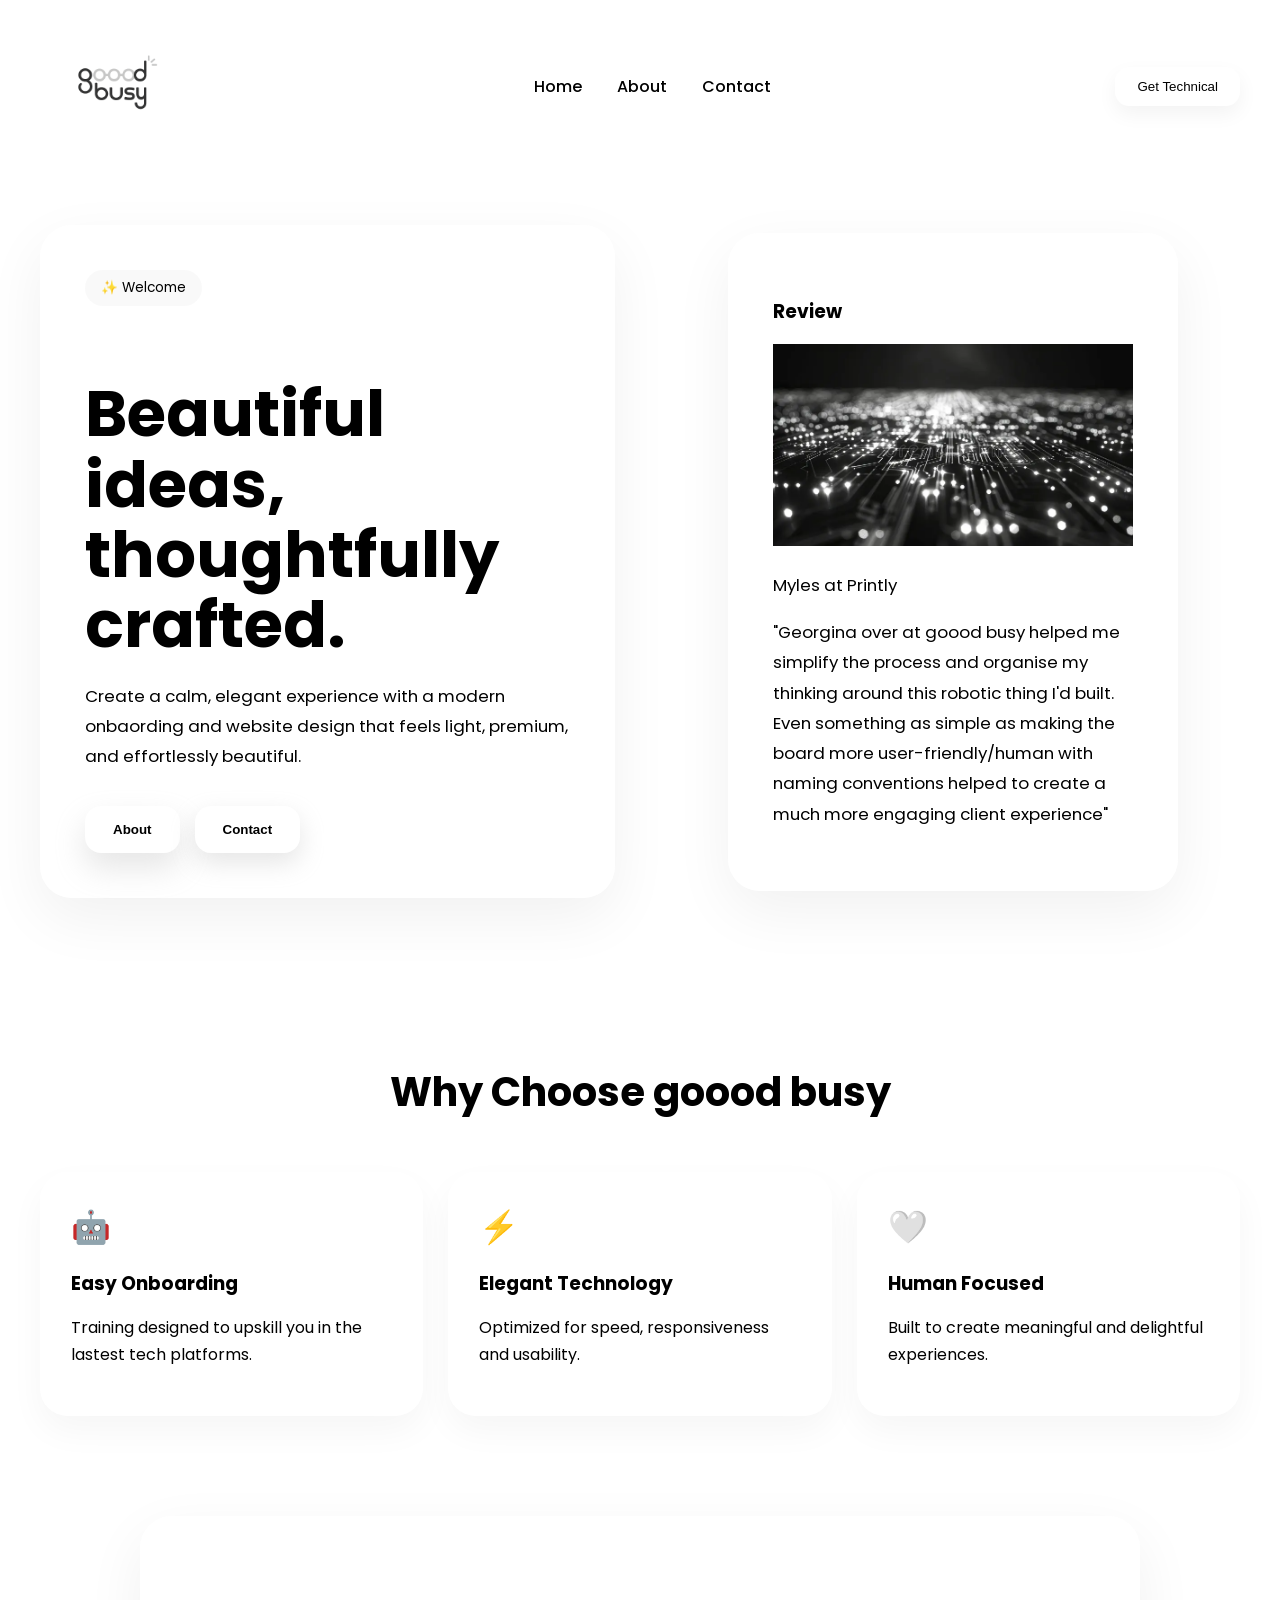
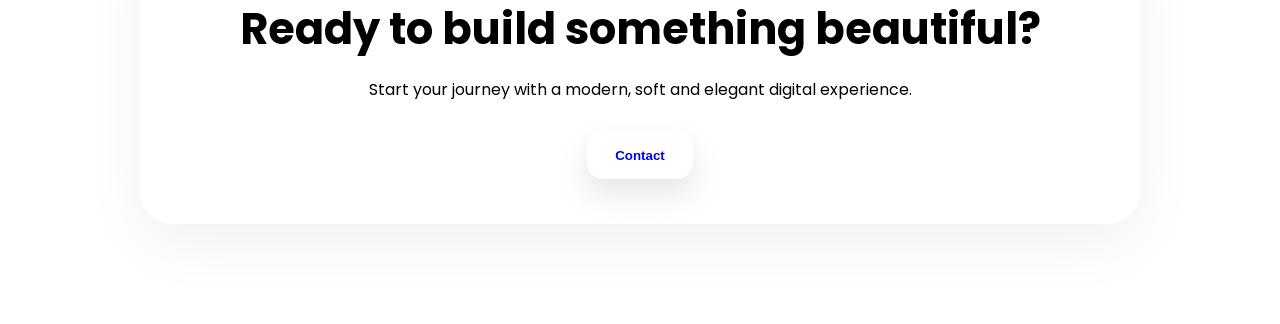
<file: index.html>
<!DOCTYPE html>
<html lang="en">
    <head>
        <meta charset="UTF-8">
        <meta name="viewport" content="width=device-width, initial-scale=1.0">

        <title>goood busy</title>

        <link rel="stylesheet" href="style.css">

        <link href="https://fonts.googleapis.com/css2?family=Poppins:wght@300;400;500;600;700&display=swap" rel="stylesheet">
    </head>
    <body>

        <nav>

            <div class="logo"><a href="/"><img src="/logo.png" height="100px" alt="goood busy logo"></a></div>

            <div class="nav-links">
                <a href="/">Home</a>
                <!-- <a href="#">Services</a> -->
                <a href="/about.html">About</a>
                <a href="/contact.html">Contact</a>
            </div>

            <a href="https://github.com/recentlyhatched"><button class="nav-btn">
                Get Technical
            </button></a>

        </nav>
        <main>
            <section class="hero">

                <div class="glass-card">

                    <span class="hero-tag">
                        ✨ Welcome
                    </span>

                    <h1>
                        Beautiful ideas,
                        thoughtfully crafted.
                    </h1>

                    <p>
                        Create a calm, elegant experience with a modern
                        onbaording and website design that feels light, premium,
                        and effortlessly beautiful.
                    </p>

                    <div class="hero-buttons">

                        <a href="/about.html"><button class="primary-btn">
                            About
                        </button></a>

                        <a href="/contact.html"><button class="secondary-btn">
                            Contact
                        </button></a>

                    </div>

                </div>

                <div class="hero-visual">

                    <div class="glass-card dashboard">

                        <h3>Review</h3>
                        <img id="review-image" src="/circuit-board-futuristic-monochrome.png" alt="image of a computer circuit board">
                        <p class="italic">Myles at Printly</p>
                        <p>"Georgina over at goood busy helped me simplify the process and organise my thinking around this robotic thing I'd built. Even something as simple as making the board more user-friendly/human with naming conventions helped to create a much more engaging client experience"</p>

                        <!-- <div class="stats">

                            <div class="stat">
                                <h3>98%</h3>
                                <p>Customer Satisfaction</p>
                            </div>

                            <div class="stat">
                                <h3>24/7</h3>
                                <p>Support</p>
                            </div>

                            <div class="stat">
                                <h3>12K+</h3>
                                <p>Users</p>
                            </div>

                            <div class="stat">
                                <h3>5★</h3>
                                <p>Reviews</p>
                            </div>

                        </div> -->

                    </div>

                </div>

            </section>

            <section class="features">

                <div class="section-title">
                    <h2>Why Choose goood busy</h2>
                </div>

                <div class="cards">

                    <div class="feature-card">
                        <div class="feature-icon">🤖</div>
                        <h3>Easy Onboarding</h3>
                        <p>Training designed to upskill you in the lastest tech platforms.</p>
                    </div>

                    <div class="feature-card">
                        <div class="feature-icon">⚡</div>
                        <h3>Elegant Technology</h3>
                        <p>Optimized for speed, responsiveness and usability.</p>
                    </div>

                    <div class="feature-card">
                        <div class="feature-icon">🤍</div>
                        <h3>Human Focused</h3>
                        <p>Built to create meaningful and delightful experiences.</p>
                    </div>

                </div>

            </section>
        </main>
        <footer>
            <section class="cta">

                <div class="glass-card cta-card">

                    <h2>Ready to build something beautiful?</h2>

                    <p>
                        Start your journey with a modern, soft and elegant digital experience.
                    </p>

                    <a href="/contact.html"><button class="primary-btn">
                        Contact
                    </button></a>

                </div>

            </section>
        </footer>

    </body>
</html>
</file>
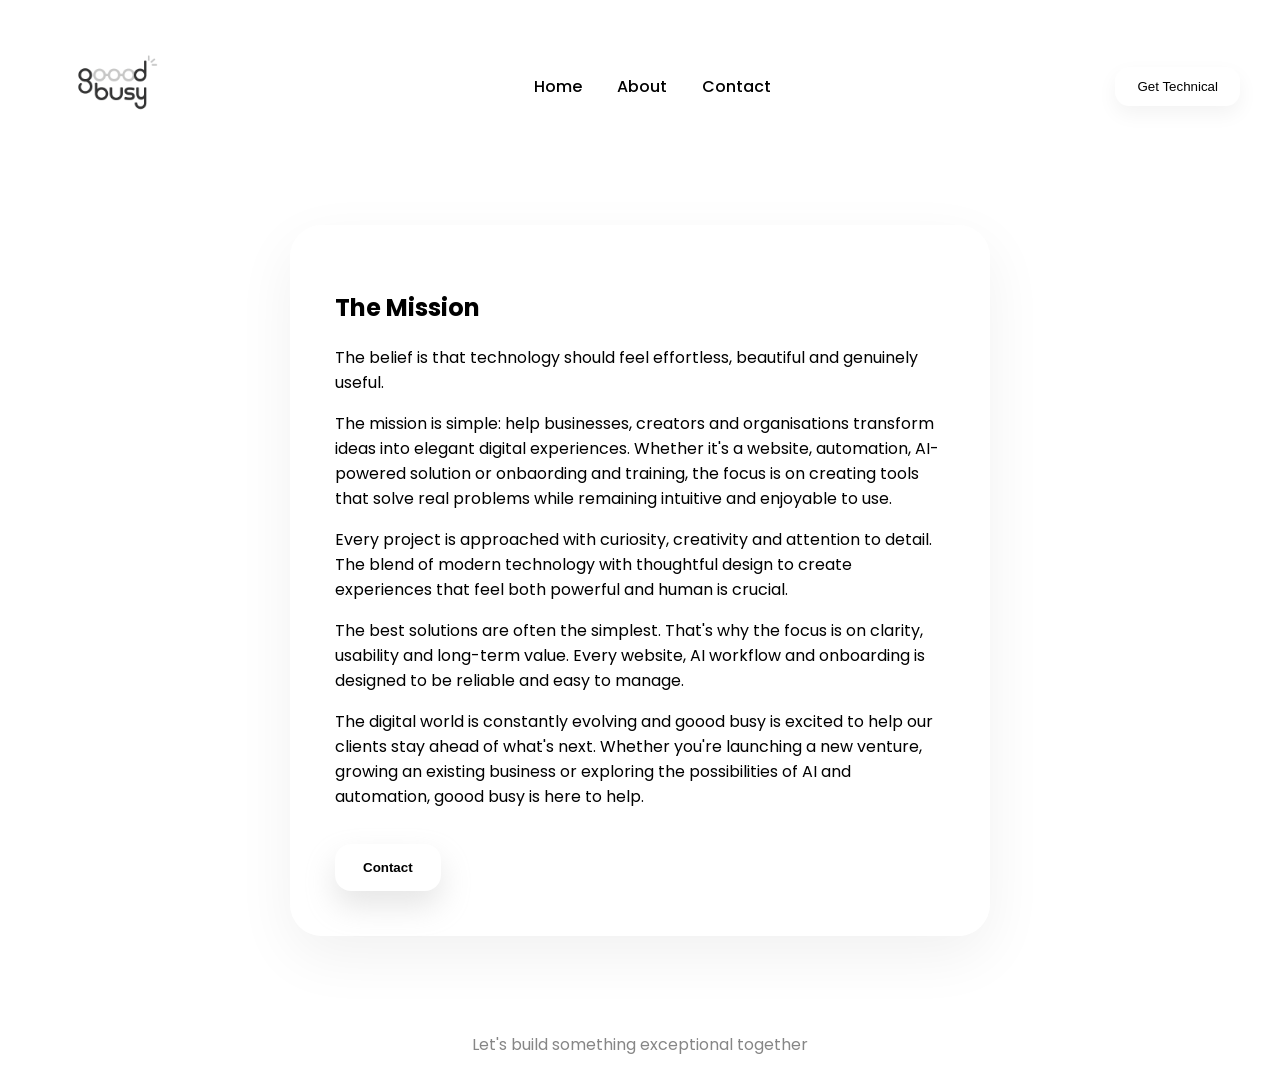
<file: about.html>
<!DOCTYPE html>
<html lang="en">
    <head>
        <meta charset="UTF-8">
        <meta name="viewport" content="width=device-width, initial-scale=1.0">

        <title>About</title>

        <link rel="stylesheet" href="style.css">

        <link href="https://fonts.googleapis.com/css2?family=Poppins:wght@300;400;500;600;700&display=swap" rel="stylesheet">
    </head>
    <body>

        <nav>

            <div class="logo"><a href="/"><img src="/logo.png" height="100px" alt="goood busy logo"></a></div>

            <div class="nav-links">
                <a href="/">Home</a>
                <!-- <a href="#">Services</a> -->
                <a href="/about.html">About</a>
                <a href="/contact.html">Contact</a>
            </div>

            <a href="https://github.com/recentlyhatched"><button class="nav-btn">
                Get Technical
            </button></a>

        </nav>
        <main>
            
            <section class="container">
                <div class="glass-card">


                    <h1>
                        The Mission
                    </h1>

                    <p>The belief is that technology should feel effortless, beautiful and genuinely useful.</p>
                    <p> The mission is simple: help businesses, creators and organisations transform ideas into elegant digital experiences. Whether it's a website, automation, AI-powered solution or onbaording and training, the focus is on creating tools that solve real problems while remaining intuitive and enjoyable to use.
                    </p>
                    <p>Every project is approached with curiosity, creativity and attention to detail. The blend of modern technology with thoughtful design to create experiences that feel both powerful and human is crucial.</p>
                    <p>The best solutions are often the simplest. That's why the focus is on clarity, usability and long-term value. Every website, AI workflow and onboarding is designed to be reliable and easy to manage.</p>
                    <p>The digital world is constantly evolving and goood busy is excited to help our clients stay ahead of what's next. Whether you're launching a new venture, growing an existing business or exploring the possibilities of AI and automation, goood busy is here to help.</p>
                    <div class="hero-buttons">
                        <a href="/contact.html"><button class="primary-btn centered-btn">
                            Contact
                        </button></a>

                    </div>

                </div>
            </section>
                
        <footer class="footer-note center">
            <p>Let's build something exceptional together</p>
        </footer>

    </body>
</html>
</file>
<file: style.css>
body{
    font-family:'Poppins',sans-serif;
    color:var(--text);
    min-height:100vh;
    overflow-x:hidden;

    
}

/* ---------- NAVIGATION ---------- */

nav{
    max-width:1200px;
    margin:auto;
    padding:25px 30px;

    display:flex;
    justify-content:space-between;
    align-items:center;
}

/* .logo{
    font-size:1.4rem;
    font-weight:700;
    color:var(--primary);
} */

.nav-links{
    display:flex;
    gap:35px;
}

.nav-links a,
.hero-buttons a {
    text-decoration: none;
    color: black; /* Or var(--text) if that evaluates to black */
    font-weight: 500;
}

.primary-btn,
.secondary-btn {
    color: inherit; 
    font-weight: 500;
}

.hero-buttons a:visited, a:visited .primary-btn {
    color: black;
}



.nav-btn{
    background:white;
    border:none;
    padding:12px 22px;
    border-radius:14px;
    cursor:pointer;

    box-shadow:
    0 8px 20px rgba(0,0,0,.05);
}

/* ---------- HERO ---------- */

.hero{
    max-width:1200px;
    margin:auto;
    padding:60px 30px 80px;

    display:grid;
    grid-template-columns:1fr 1fr;
    gap:50px;
    align-items:center;
}

.glass-card{
    background:rgba(255,255,255,.65);

    backdrop-filter:blur(18px);
    -webkit-backdrop-filter:blur(18px);

    border:1px solid var(--border);

    border-radius:32px;

    padding:45px;

    box-shadow:
    0 20px 60px rgba(0,0,0,.06),
    0 5px 20px rgba(255,255,255,.7);

    height: 100%;
    box-sizing: border-box;
}

.hero-tag{
    display:inline-block;

    padding:8px 16px;

    border-radius:50px;

    background:rgba(173, 173, 173, 0.08);

    color:var(--primary);

    font-size:.85rem;

    margin-bottom:20px;
}

.hero h1{
    font-size:4rem;
    line-height:1.1;
    margin-bottom:20px;
}

.hero p{
    color:var(--muted);
    font-size:1.05rem;
    line-height:1.8;
}

.hero-buttons{
    margin-top:35px;
    display:flex;
    gap:15px;
}

.primary-btn{
    background:linear-gradient(
    135deg,
    var(--primary),
    var(--accent)
    );

    color:var(--text);
    border:none;
    padding:16px 28px;
    border-radius:16px;
    cursor:pointer;

    font-weight:600;

    box-shadow:
    0 15px 30px rgba(173, 173, 173, 0.3);
}

.secondary-btn{
    background:white;
    border:none;
    padding:16px 28px;
    border-radius:16px;
    cursor:pointer;

    font-weight:600;

    box-shadow:
    0 10px 25px rgba(173, 173, 173, 0.3);
}

/* ---------- FEATURE CARD ---------- */

.hero-visual{
    display:flex;
    justify-content:center;
}

.dashboard{
    width:100%;
    max-width:450px;
}

#review-image {
   max-width: 100%; 
}

.stats{
    display:grid;
    grid-template-columns:1fr 1fr;
    gap:20px;
    margin-top:20px;
}

.stat{
    background:rgba(255,255,255,.7);

    border-radius:22px;

    padding:25px;

    text-align:center;

    backdrop-filter:blur(10px);
}

.stat h3{
    color:var(--primary);
    font-size:2rem;
}

/* ---------- FEATURES ---------- */

.features{
    max-width:1200px;
    margin:auto;
    padding:50px 30px 100px;
}

.section-title{
    text-align:center;
    margin-bottom:50px;
}

.section-title h2{
    font-size:2.5rem;
}

.cards{
    display:grid;
    grid-template-columns:repeat(3,1fr);
    gap:25px;
}

.feature-card{
    padding:30px;
    border-radius:28px;

    background:rgba(255,255,255,.65);

    backdrop-filter:blur(12px);

    border:1px solid rgba(255,255,255,.6);

    box-shadow:
    0 15px 35px rgba(0,0,0,.04);
}

.feature-icon{
    font-size:2rem;
    margin-bottom:15px;
}

.feature-card h3{
    margin-bottom:10px;
}

.feature-card p{
    color:var(--muted);
    line-height:1.7;
}

/* ---------- CTA ---------- */

.cta{
    max-width:1000px;
    margin:0 auto 100px;
    padding:0 30px;
}

.cta-card{
    text-align:center;
}

.cta-card h2{
    font-size:2.7rem;
    margin-bottom:15px;
}

.cta-card p{
    color:var(--muted);
    margin-bottom:30px;
}

/* contact */

.form-group{
    margin-bottom:18px;
}

label{
    display:block;
    margin-bottom:8px;
    color:#555;
    font-size:.9rem;
    font-weight:600;
}

input,
textarea{
    width:100%;
    box-sizing: border-box;
    padding:15px 18px;
    border:none;
    outline:none;
    border-radius:18px;
    background:rgba(255,255,255,.55);
    backdrop-filter:blur(10px);
    color:#444;
    font-size:1rem;
    transition:.3s;
    box-shadow:
        0 1px 2px rgba(0,0,0,0.15);
}

input:focus,
textarea:focus{
    background:rgba(255,255,255,.75);
    box-shadow:
        0 0 0 3px rgba(0,0,0,0.1);
}

textarea{
    min-height:140px;
    resize:vertical;
}

.center {
    text-align: center;
}

.centered-btn {
    display: block;
    margin: auto;
}

#status {
    height: 15px;
}

.footer-note {
    color: #444444a5;
}

/* ABOUT */

.container {
    max-width:1200px;
    margin:auto;
    padding:60px 30px 80px;
    max-width: 700px;
    align-items:center;  
}


/* ---------- MOBILE ---------- */

@media (max-width: 768px) {

    body {
        display: flex;
        flex-direction: column;
        align-items: center;
        text-align: center;
    }

    nav {
        flex-direction: column;
        gap: 20px;
    }

    .nav-links {
        flex-direction: column;
        gap: 15px;
        align-items: center;
    }

    .hero {
        display: flex;
        flex-direction: column;
        align-items: center;
        text-align: center;
        gap: 30px;
    }

    .hero h1 {
        font-size: 2.5rem;
    }

    .hero-buttons {
        justify-content: center;
        flex-wrap: wrap;
    }

    .hero-visual {
        width: 100%;
        justify-content: center;
    }

    .stats {
        display: flex;
        flex-direction: column;
        align-items: center;
    }

    .cards {
        display: flex;
        flex-direction: column;
        align-items: center;
    }

    .feature-card {
        width: 100%;
    }

    .container,
    .features,
    .cta {
        text-align: center;
    }

    .glass-card,
    .cta-card {
        margin: 0 auto;
    }

    .section-title h2,
    .cta-card h2 {
        font-size: 2rem;
    }

.section .glass-card, .feature-card, .cta-card {
    max-width: 90%;
    padding: 30px;
}
.hero, .glass-card {
    margin: 0 auto;
}
.hero {
    padding: 60px 12.5px;
}
.cta {
    padding: 0;
}

}
</file>
